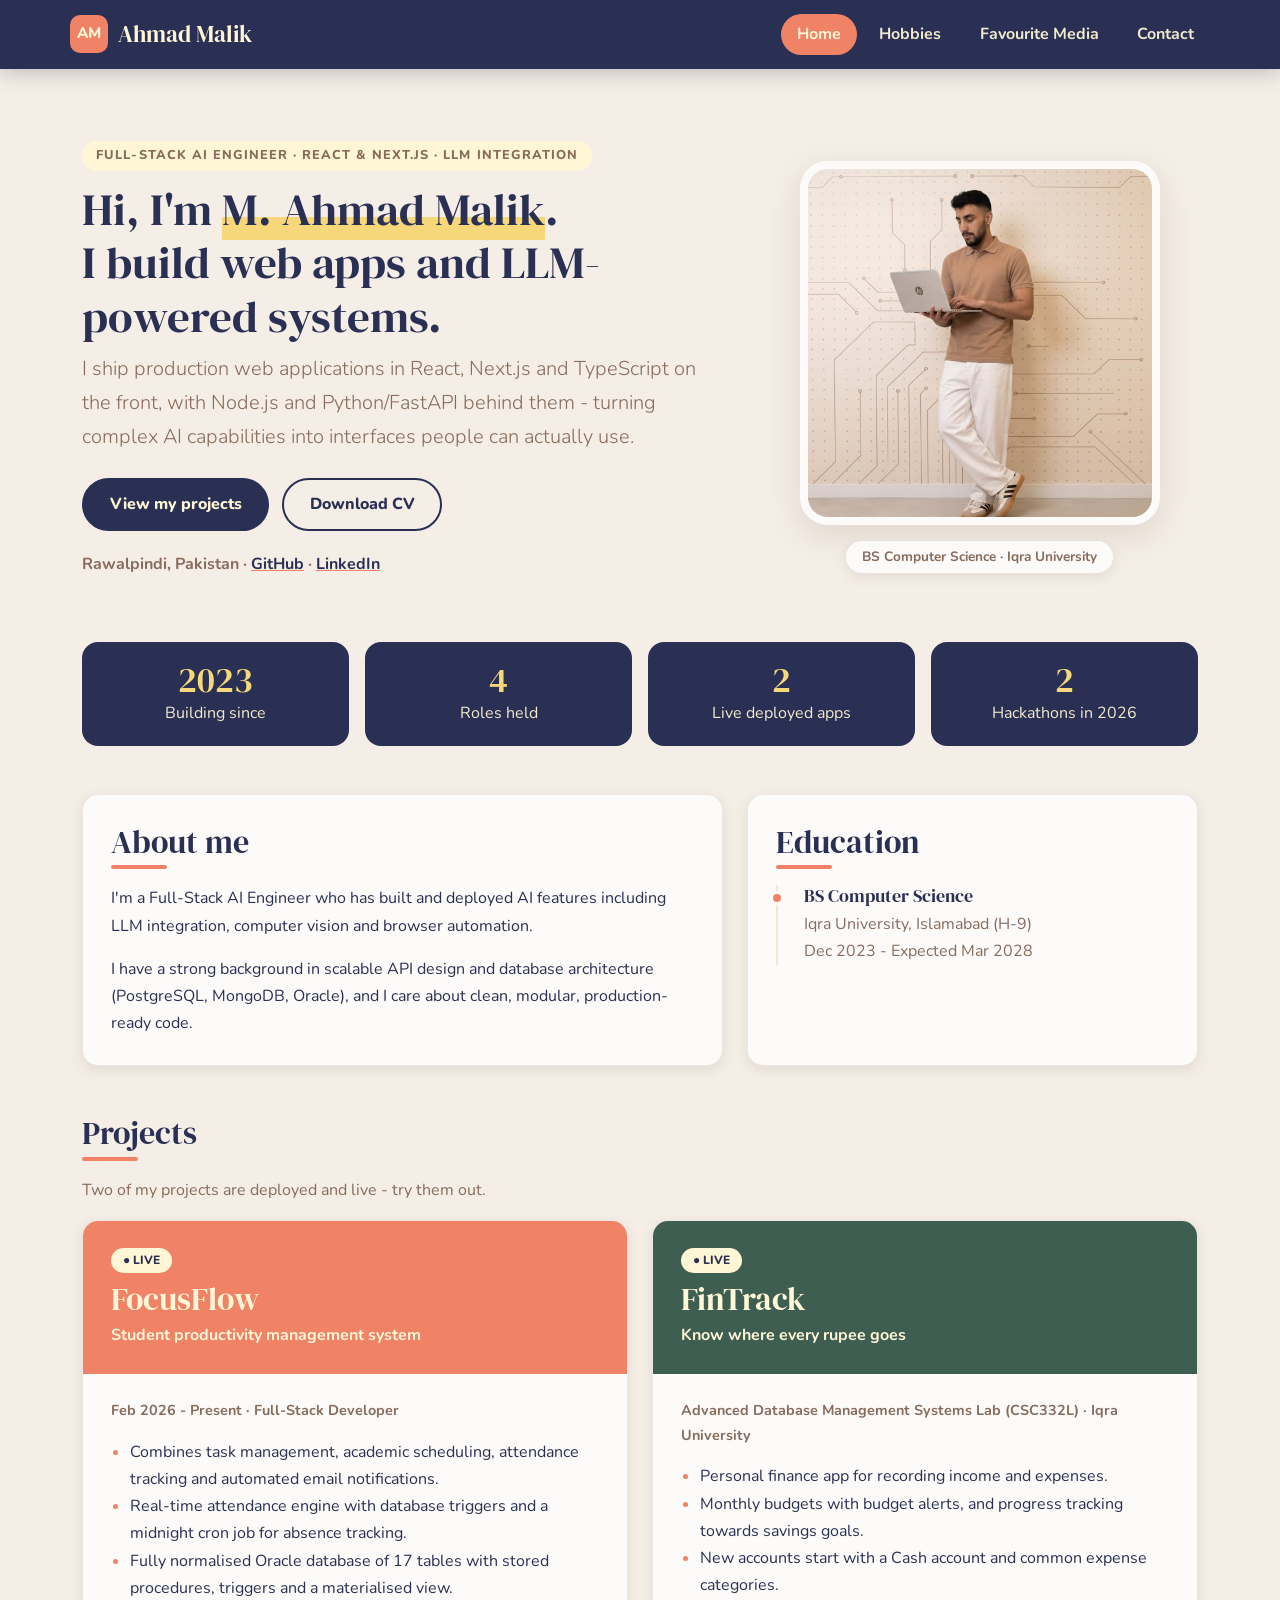
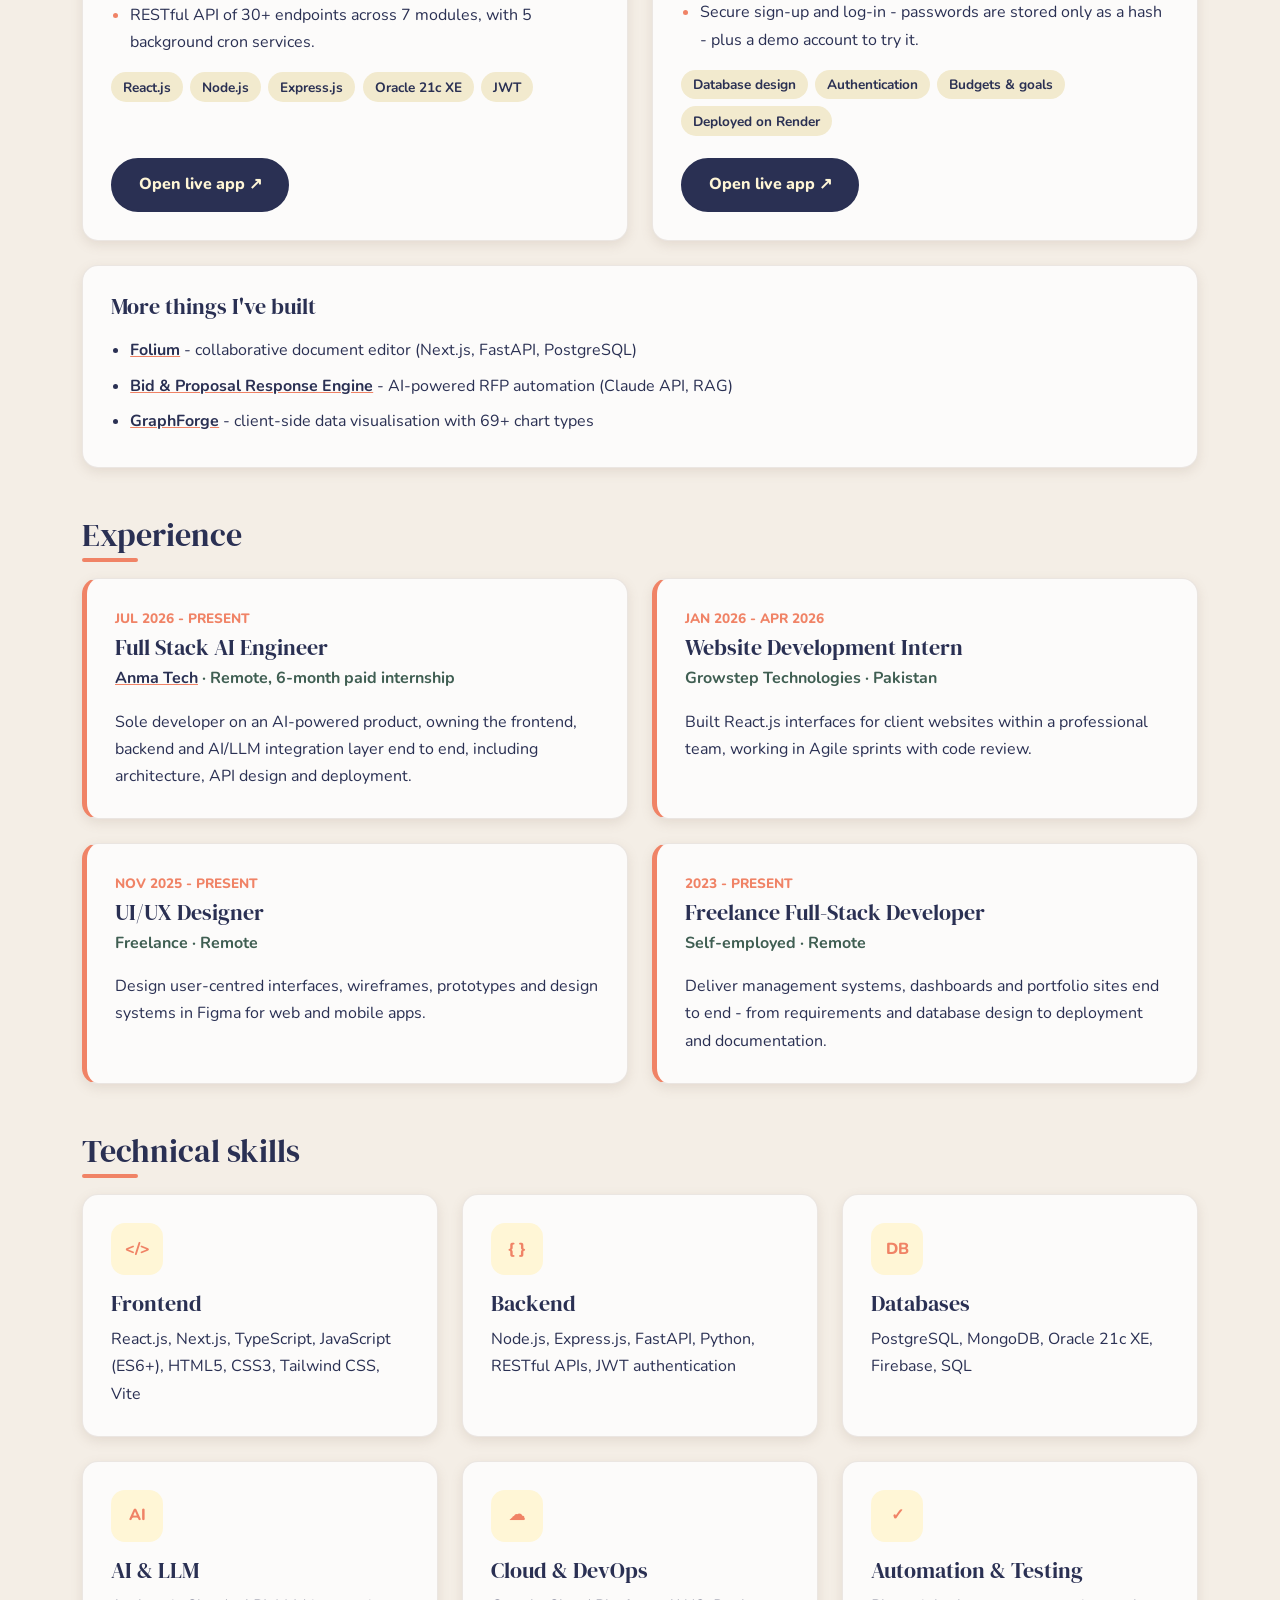
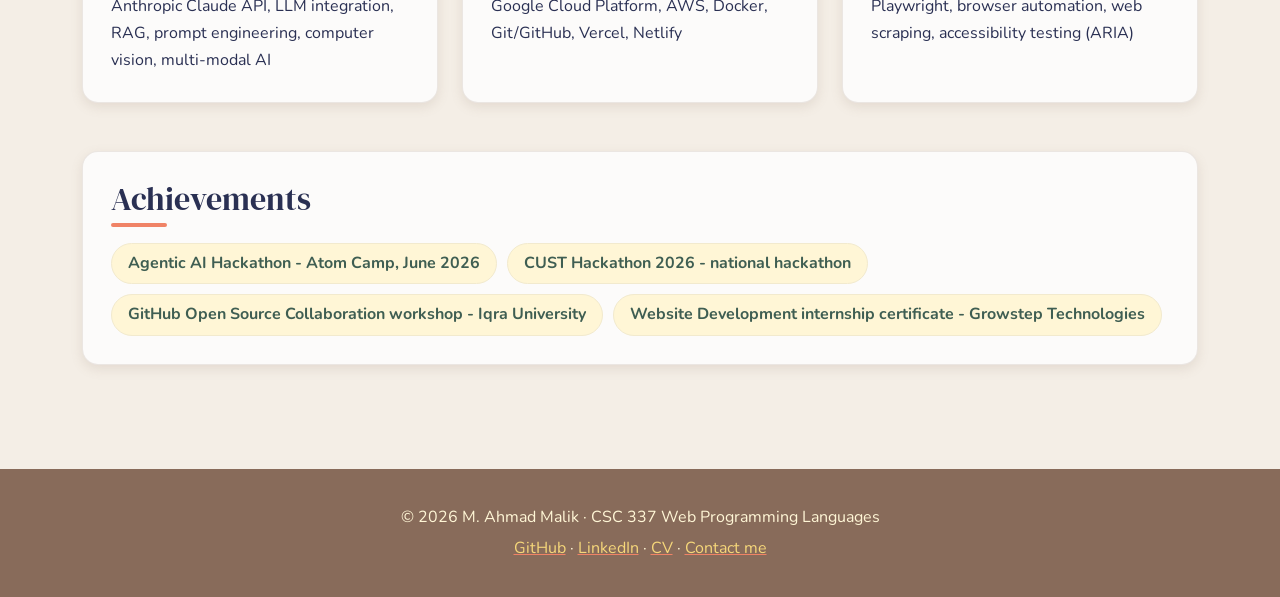
<file: index.html>
<!DOCTYPE html>
<html lang="en">
<head>
  <meta charset="UTF-8">
  <meta name="viewport" content="width=device-width, initial-scale=1">
  <meta name="description" content="Portfolio of M. Ahmad Malik, Full-Stack AI Engineer (React, Next.js, Node.js, FastAPI, LLM integration) and BS Computer Science student at Iqra University Islamabad.">
  <meta name="keywords" content="M. Ahmad Malik, Full-Stack AI Engineer, React, Next.js, Node.js, FastAPI, LLM, portfolio, Iqra University">
  <meta name="author" content="M. Ahmad Malik">
  <meta name="theme-color" content="#2A3053">
  <title>Home | M. Ahmad Malik - Full-Stack AI Engineer</title>
  <link rel="icon" href="images/favicon.svg" type="image/svg+xml">
  <link rel="alternate icon" href="images/favicon.png" type="image/png">
  <link rel="preconnect" href="https://fonts.googleapis.com">
  <link rel="preconnect" href="https://fonts.gstatic.com" crossorigin>
  <link href="https://fonts.googleapis.com/css2?family=DM+Serif+Display&amp;family=Nunito:wght@400;600;700;800&amp;display=swap" rel="stylesheet">
  <link rel="stylesheet" href="https://cdn.jsdelivr.net/npm/bootstrap@5.3.3/dist/css/bootstrap.min.css">
  <link rel="stylesheet" href="css/style.css">
</head>
<body>

  <header class="site-header">
    <div class="container header-inner">
      <a class="brand" href="index.html"><span class="brand-mark">AM</span> Ahmad Malik</a>
      <nav class="main-nav">
        <ul>
          <li><a class="active" href="index.html">Home</a></li>
          <li><a href="hobbies.html">Hobbies</a></li>
          <li><a href="media.html">Favourite Media</a></li>
          <li><a href="contact.html">Contact</a></li>
        </ul>
      </nav>
    </div>
  </header>

  <main>
    <section class="container hero">
      <div class="row align-items-center g-4 gx-lg-5">
        <div class="col-lg-7">
          <span class="eyebrow">Full-Stack AI Engineer · React &amp; Next.js · LLM Integration</span>
          <h1 id="hero-title">Hi, I'm <span class="highlight">M. Ahmad Malik</span>.<br>I build web apps and LLM-powered systems.</h1>
          <p class="lead text-brown">I ship production web applications in React, Next.js and TypeScript on the front, with
            Node.js and Python/FastAPI behind them - turning complex AI capabilities into interfaces people can actually use.</p>
          <div class="hero-actions">
            <a class="btn-navy" href="#projects">View my projects</a>
            <a class="btn-coral" href="files/m-ahmad-malik-resume.pdf" download>Download CV</a>
          </div>
          <p class="hero-meta">Rawalpindi, Pakistan ·
            <a href="https://github.com/AHMADMALIK1376">GitHub</a> ·
            <a href="https://www.linkedin.com/in/ahmadmalik1376/">LinkedIn</a></p>
        </div>
        <div class="col-lg-5 text-center">
          <figure class="hero-figure">
            <img src="images/ahmad-malik.jpg" alt="M. Ahmad Malik standing with a laptop in front of a circuit-pattern wall" width="589" height="595">
            <figcaption>BS Computer Science · Iqra University</figcaption>
          </figure>
        </div>
      </div>
    </section>

    <section class="container stats">
      <h2 id="facts-title" class="visually-hidden">Quick facts</h2>
      <div class="row g-3">
        <div class="col-6 col-md-3">
          <div class="stat"><strong>2023</strong><span>Building since</span></div>
        </div>
        <div class="col-6 col-md-3">
          <div class="stat"><strong>4</strong><span>Roles held</span></div>
        </div>
        <div class="col-6 col-md-3">
          <div class="stat"><strong>2</strong><span>Live deployed apps</span></div>
        </div>
        <div class="col-6 col-md-3">
          <div class="stat"><strong>2</strong><span>Hackathons in 2026</span></div>
        </div>
      </div>
    </section>

    <div class="container section-block">
      <div class="row g-4">
        <article class="col-lg-7">
          <div class="panel">
            <h2 id="about-title" class="section-title">About me</h2>
            <p>I'm a Full-Stack AI Engineer who has built and deployed AI features including LLM integration, computer vision
              and browser automation.</p>
            <p class="mb-0">I have a strong background in scalable API design and database architecture (PostgreSQL, MongoDB,
              Oracle), and I care about clean, modular, production-ready code.</p>
          </div>
        </article>
        <article class="col-lg-5">
          <div class="panel">
            <h2 class="section-title">Education</h2>
            <ul class="timeline">
              <li>
                <h3>BS Computer Science</h3>
                <p class="text-brown mb-0">Iqra University, Islamabad (H-9)<br>Dec 2023 - Expected Mar 2028</p>
              </li>
            </ul>
          </div>
        </article>
      </div>
    </div>

    <section id="projects" class="container section-block">
      <h2 id="projects-title" class="section-title">Projects</h2>
      <p class="text-brown">Two of my projects are deployed and live - try them out.</p>
      <div class="row g-4">
        <article class="col-lg-6">
          <div class="project-card">
            <div class="project-banner project-banner--coral">
              <span class="project-status">● Live</span>
              <h3>FocusFlow</h3>
              <p>Student productivity management system</p>
            </div>
            <div class="project-body">
              <p class="project-period">Feb 2026 - Present · Full-Stack Developer</p>
              <ul class="project-points">
                <li>Combines task management, academic scheduling, attendance tracking and automated email notifications.</li>
                <li>Real-time attendance engine with database triggers and a midnight cron job for absence tracking.</li>
                <li>Fully normalised Oracle database of 17 tables with stored procedures, triggers and a materialised view.</li>
                <li>RESTful API of 30+ endpoints across 7 modules, with 5 background cron services.</li>
              </ul>
              <ul class="stack-list">
                <li>React.js</li>
                <li>Node.js</li>
                <li>Express.js</li>
                <li>Oracle 21c XE</li>
                <li>JWT</li>
              </ul>
              <a class="btn-navy" href="https://focus-flow-two-pi.vercel.app/">Open live app ↗</a>
            </div>
          </div>
        </article>
        <article class="col-lg-6">
          <div class="project-card">
            <div class="project-banner project-banner--green">
              <span class="project-status">● Live</span>
              <h3>FinTrack</h3>
              <p>Know where every rupee goes</p>
            </div>
            <div class="project-body">
              <p class="project-period">Advanced Database Management Systems Lab (CSC332L) · Iqra University</p>
              <ul class="project-points">
                <li>Personal finance app for recording income and expenses.</li>
                <li>Monthly budgets with budget alerts, and progress tracking towards savings goals.</li>
                <li>New accounts start with a Cash account and common expense categories.</li>
                <li>Secure sign-up and log-in - passwords are stored only as a hash - plus a demo account to try it.</li>
              </ul>
              <ul class="stack-list">
                <li>Database design</li>
                <li>Authentication</li>
                <li>Budgets &amp; goals</li>
                <li>Deployed on Render</li>
              </ul>
              <a class="btn-navy" href="https://fintrack-y4wq.onrender.com/index.html">Open live app ↗</a>
            </div>
          </div>
        </article>
      </div>

      <div class="panel more-projects">
        <h3>More things I've built</h3>
        <ul class="mini-projects">
          <li><a href="https://github.com/AHMADMALIK1376/Folium"><strong>Folium</strong></a> - collaborative document editor (Next.js, FastAPI, PostgreSQL)</li>
          <li><a href="https://github.com/AHMADMALIK1376/bid-response-engine"><strong>Bid &amp; Proposal Response Engine</strong></a> - AI-powered RFP automation (Claude API, RAG)</li>
          <li><a href="https://github.com/AHMADMALIK1376/graphforge"><strong>GraphForge</strong></a> - client-side data visualisation with 69+ chart types</li>
        </ul>
      </div>
    </section>

    <section class="container section-block">
      <h2 id="experience-title" class="section-title">Experience</h2>
      <div class="row g-4">
        <article class="col-md-6">
          <div class="panel job-card">
            <p class="job-period">Jul 2026 - Present</p>
            <h3>Full Stack AI Engineer</h3>
            <p class="job-company"><a href="https://anmapk.com">Anma Tech</a> · Remote, 6-month paid internship</p>
            <p class="mb-0">Sole developer on an AI-powered product, owning the frontend, backend and AI/LLM integration layer
              end to end, including architecture, API design and deployment.</p>
          </div>
        </article>
        <article class="col-md-6">
          <div class="panel job-card">
            <p class="job-period">Jan 2026 - Apr 2026</p>
            <h3>Website Development Intern</h3>
            <p class="job-company">Growstep Technologies · Pakistan</p>
            <p class="mb-0">Built React.js interfaces for client websites within a professional team, working in Agile sprints
              with code review.</p>
          </div>
        </article>
        <article class="col-md-6">
          <div class="panel job-card">
            <p class="job-period">Nov 2025 - Present</p>
            <h3>UI/UX Designer</h3>
            <p class="job-company">Freelance · Remote</p>
            <p class="mb-0">Design user-centred interfaces, wireframes, prototypes and design systems in Figma for web and mobile
              apps.</p>
          </div>
        </article>
        <article class="col-md-6">
          <div class="panel job-card">
            <p class="job-period">2023 - Present</p>
            <h3>Freelance Full-Stack Developer</h3>
            <p class="job-company">Self-employed · Remote</p>
            <p class="mb-0">Deliver management systems, dashboards and portfolio sites end to end - from requirements and database
              design to deployment and documentation.</p>
          </div>
        </article>
      </div>
    </section>

    <section class="container section-block">
      <h2 id="skills-title" class="section-title">Technical skills</h2>
      <div class="row g-4">
        <article class="col-md-6 col-lg-4">
          <div class="panel skill-card">
            <span class="skill-icon">&lt;/&gt;</span>
            <h3>Frontend</h3>
            <p class="mb-0">React.js, Next.js, TypeScript, JavaScript (ES6+), HTML5, CSS3, Tailwind CSS, Vite</p>
          </div>
        </article>
        <article class="col-md-6 col-lg-4">
          <div class="panel skill-card">
            <span class="skill-icon">{ }</span>
            <h3>Backend</h3>
            <p class="mb-0">Node.js, Express.js, FastAPI, Python, RESTful APIs, JWT authentication</p>
          </div>
        </article>
        <article class="col-md-6 col-lg-4">
          <div class="panel skill-card">
            <span class="skill-icon">DB</span>
            <h3>Databases</h3>
            <p class="mb-0">PostgreSQL, MongoDB, Oracle 21c XE, Firebase, SQL</p>
          </div>
        </article>
        <article class="col-md-6 col-lg-4">
          <div class="panel skill-card">
            <span class="skill-icon">AI</span>
            <h3>AI &amp; LLM</h3>
            <p class="mb-0">Anthropic Claude API, LLM integration, RAG, prompt engineering, computer vision, multi-modal AI</p>
          </div>
        </article>
        <article class="col-md-6 col-lg-4">
          <div class="panel skill-card">
            <span class="skill-icon">☁</span>
            <h3>Cloud &amp; DevOps</h3>
            <p class="mb-0">Google Cloud Platform, AWS, Docker, Git/GitHub, Vercel, Netlify</p>
          </div>
        </article>
        <article class="col-md-6 col-lg-4">
          <div class="panel skill-card">
            <span class="skill-icon">✓</span>
            <h3>Automation &amp; Testing</h3>
            <p class="mb-0">Playwright, browser automation, web scraping, accessibility testing (ARIA)</p>
          </div>
        </article>
      </div>
    </section>

    <section class="container section-block">
      <div class="panel">
        <h2 id="achievements-title" class="section-title">Achievements</h2>
        <ul class="tag-list">
          <li>Agentic AI Hackathon - Atom Camp, June 2026</li>
          <li>CUST Hackathon 2026 - national hackathon</li>
          <li>GitHub Open Source Collaboration workshop - Iqra University</li>
          <li>Website Development internship certificate - Growstep Technologies</li>
        </ul>
      </div>
    </section>
  </main>

  <footer class="site-footer">
    <div class="container">
      <p>&copy; 2026 M. Ahmad Malik · CSC 337 Web Programming Languages</p>
      <p><a href="https://github.com/AHMADMALIK1376">GitHub</a> · <a href="https://www.linkedin.com/in/ahmadmalik1376/">LinkedIn</a> ·
        <a href="files/m-ahmad-malik-resume.pdf">CV</a> · <a href="contact.html">Contact me</a></p>
    </div>
  </footer>

</body>
</html>
</file>
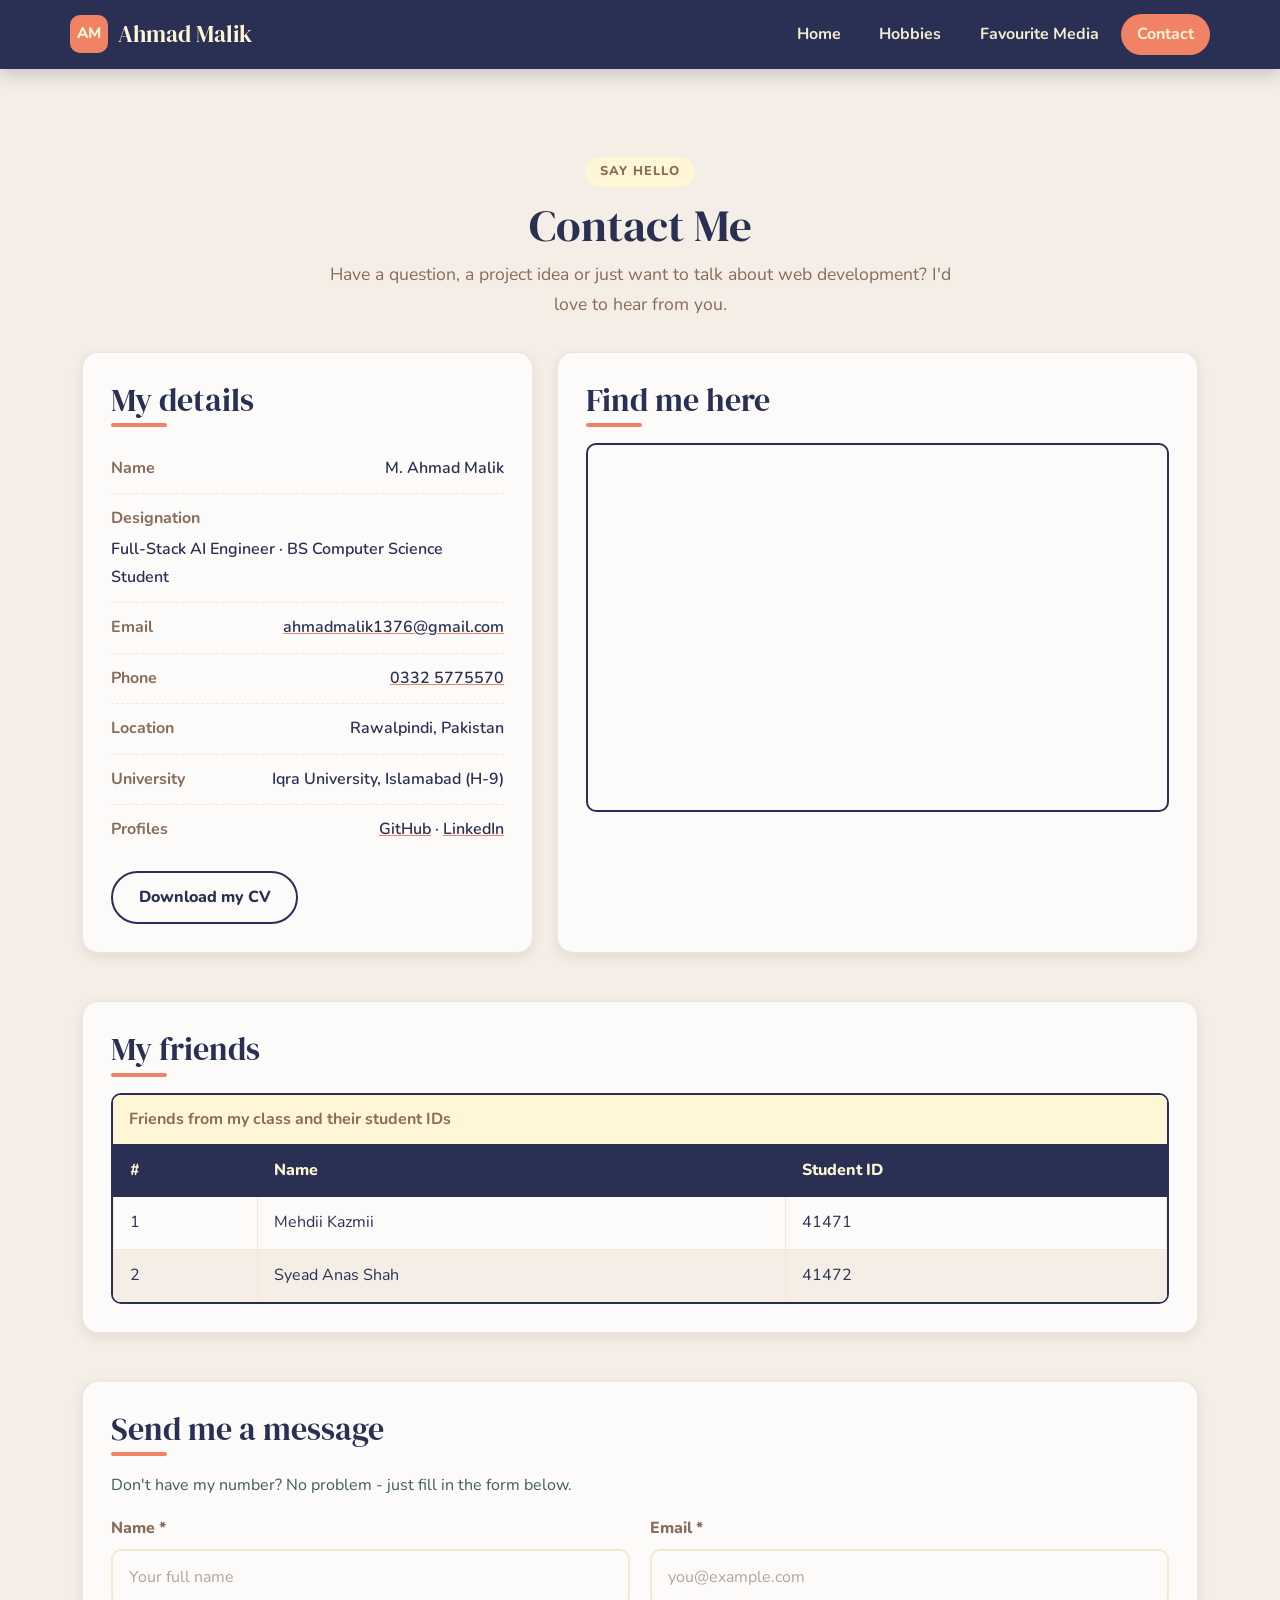
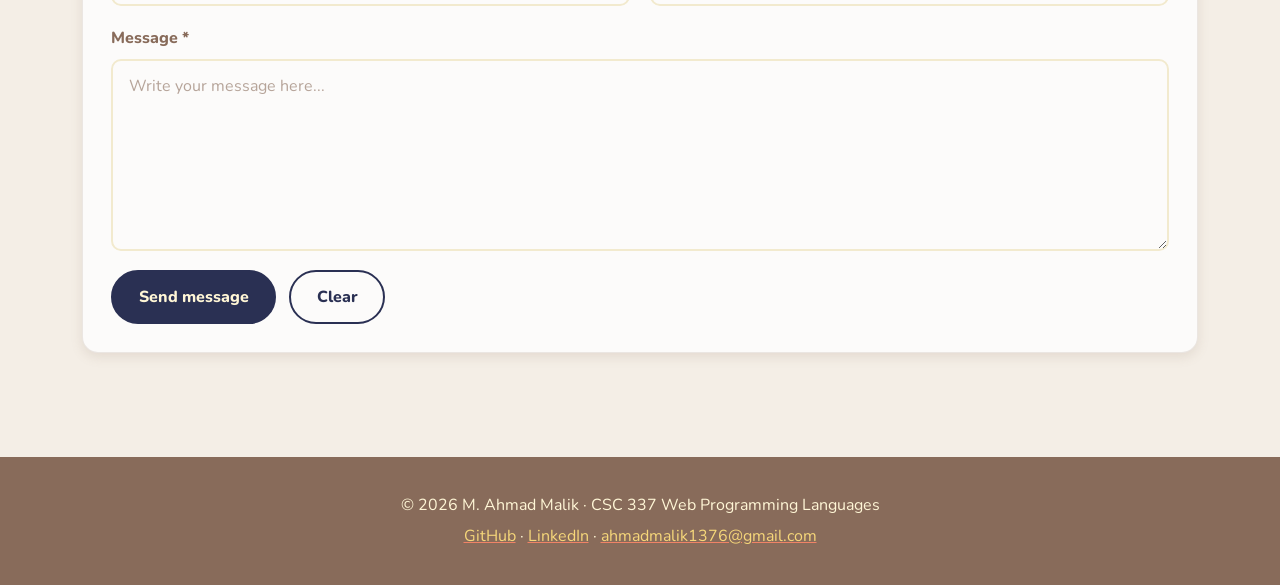
<file: contact.html>
<!DOCTYPE html>
<html lang="en">
<head>
  <meta charset="UTF-8">
  <meta name="viewport" content="width=device-width, initial-scale=1">
  <meta name="description" content="Contact M. Ahmad Malik, Full-Stack AI Engineer - email, phone, location map, friends and a contact form.">
  <meta name="keywords" content="contact, email, Iqra University, Islamabad, portfolio">
  <meta name="author" content="M. Ahmad Malik">
  <meta name="theme-color" content="#2A3053">
  <title>Contact | M. Ahmad Malik - Portfolio</title>
  <link rel="icon" href="images/favicon.svg" type="image/svg+xml">
  <link rel="alternate icon" href="images/favicon.png" type="image/png">
  <link rel="preconnect" href="https://fonts.googleapis.com">
  <link rel="preconnect" href="https://fonts.gstatic.com" crossorigin>
  <link href="https://fonts.googleapis.com/css2?family=DM+Serif+Display&amp;family=Nunito:wght@400;600;700;800&amp;display=swap" rel="stylesheet">
  <link rel="stylesheet" href="https://cdn.jsdelivr.net/npm/bootstrap@5.3.3/dist/css/bootstrap.min.css">
  <link rel="stylesheet" href="css/style.css">
</head>
<body>

  <header class="site-header">
    <div class="container header-inner">
      <a class="brand" href="index.html"><span class="brand-mark">AM</span> Ahmad Malik</a>
      <nav class="main-nav">
        <ul>
          <li><a href="index.html">Home</a></li>
          <li><a href="hobbies.html">Hobbies</a></li>
          <li><a href="media.html">Favourite Media</a></li>
          <li><a class="active" href="contact.html">Contact</a></li>
        </ul>
      </nav>
    </div>
  </header>

  <main>
    <section class="container page-banner">
      <span class="eyebrow">Say hello</span>
      <h1 id="page-title">Contact Me</h1>
      <p>Have a question, a project idea or just want to talk about web development? I'd love to hear from you.</p>
    </section>

    <div class="container section-block">
      <div class="row g-4">
        <article class="col-lg-5">
          <div class="panel contact-card">
            <h2 class="section-title">My details</h2>
            <dl class="contact-list">
              <div>
                <dt>Name</dt>
                <dd>M. Ahmad Malik</dd>
              </div>
              <div>
                <dt>Designation</dt>
                <dd>Full-Stack AI Engineer · BS Computer Science Student</dd>
              </div>
              <div>
                <dt>Email</dt>
                <dd><a href="mailto:ahmadmalik1376@gmail.com">ahmadmalik1376@gmail.com</a></dd>
              </div>
              <div>
                <dt>Phone</dt>
                <dd><a href="tel:+923325775570">0332 5775570</a></dd>
              </div>
              <div>
                <dt>Location</dt>
                <dd>Rawalpindi, Pakistan</dd>
              </div>
              <div>
                <dt>University</dt>
                <dd>Iqra University, Islamabad (H-9)</dd>
              </div>
              <div>
                <dt>Profiles</dt>
                <dd><a href="https://github.com/AHMADMALIK1376">GitHub</a> · <a href="https://www.linkedin.com/in/ahmadmalik1376/">LinkedIn</a></dd>
              </div>
            </dl>
            <a class="btn-coral mt-3" href="files/m-ahmad-malik-resume.pdf" download>Download my CV</a>
          </div>
        </article>
        <article class="col-lg-7">
          <div class="panel">
            <h2 class="section-title">Find me here</h2>
            <div class="map-frame">
              <iframe src="https://maps.google.com/maps?q=Iqra%20University%20H-9%20Islamabad&amp;z=15&amp;output=embed"
                title="Google Map showing Iqra University, H-9 Islamabad"
                referrerpolicy="no-referrer-when-downgrade" allowfullscreen></iframe>
            </div>
          </div>
        </article>
      </div>
    </div>

    <section class="container section-block">
      <div class="panel">
        <h2 id="friends-title" class="section-title">My friends</h2>
        <div class="table-wrap">
          <table class="styled-table">
            <caption>Friends from my class and their student IDs</caption>
            <thead>
              <tr>
                <th scope="col">#</th>
                <th scope="col">Name</th>
                <th scope="col">Student ID</th>
              </tr>
            </thead>
            <tbody>
              <tr>
                <td>1</td>
                <td>Mehdii Kazmii</td>
                <td>41471</td>
              </tr>
              <tr>
                <td>2</td>
                <td>Syead Anas Shah</td>
                <td>41472</td>
              </tr>
            </tbody>
          </table>
        </div>
      </div>
    </section>

    <section class="container section-block">
      <div class="panel form-panel">
        <h2 id="form-title" class="section-title">Send me a message</h2>
        <p class="text-green">Don't have my number? No problem - just fill in the form below.</p>
        <form class="contact-form" action="mailto:ahmadmalik1376@gmail.com" method="post" enctype="text/plain">
          <div class="form-row">
            <div class="field">
              <label for="name">Name <span class="req">*</span></label>
              <input type="text" id="name" name="name" placeholder="Your full name" autocomplete="name" required>
            </div>
            <div class="field">
              <label for="email">Email <span class="req">*</span></label>
              <input type="email" id="email" name="email" placeholder="you@example.com" autocomplete="email" required>
              <span class="field-error">Please enter a valid email address.</span>
            </div>
          </div>
          <div class="field">
            <label for="message">Message <span class="req">*</span></label>
            <textarea id="message" name="message" rows="6" placeholder="Write your message here..." required></textarea>
          </div>
          <div class="form-actions">
            <button type="submit" class="btn-navy">Send message</button>
            <button type="reset" class="btn-coral">Clear</button>
          </div>
        </form>
      </div>
    </section>
  </main>

  <footer class="site-footer">
    <div class="container">
      <p>&copy; 2026 M. Ahmad Malik · CSC 337 Web Programming Languages</p>
      <p><a href="https://github.com/AHMADMALIK1376">GitHub</a> · <a href="https://www.linkedin.com/in/ahmadmalik1376/">LinkedIn</a> ·
        <a href="mailto:ahmadmalik1376@gmail.com">ahmadmalik1376@gmail.com</a></p>
    </div>
  </footer>

</body>
</html>
</file>
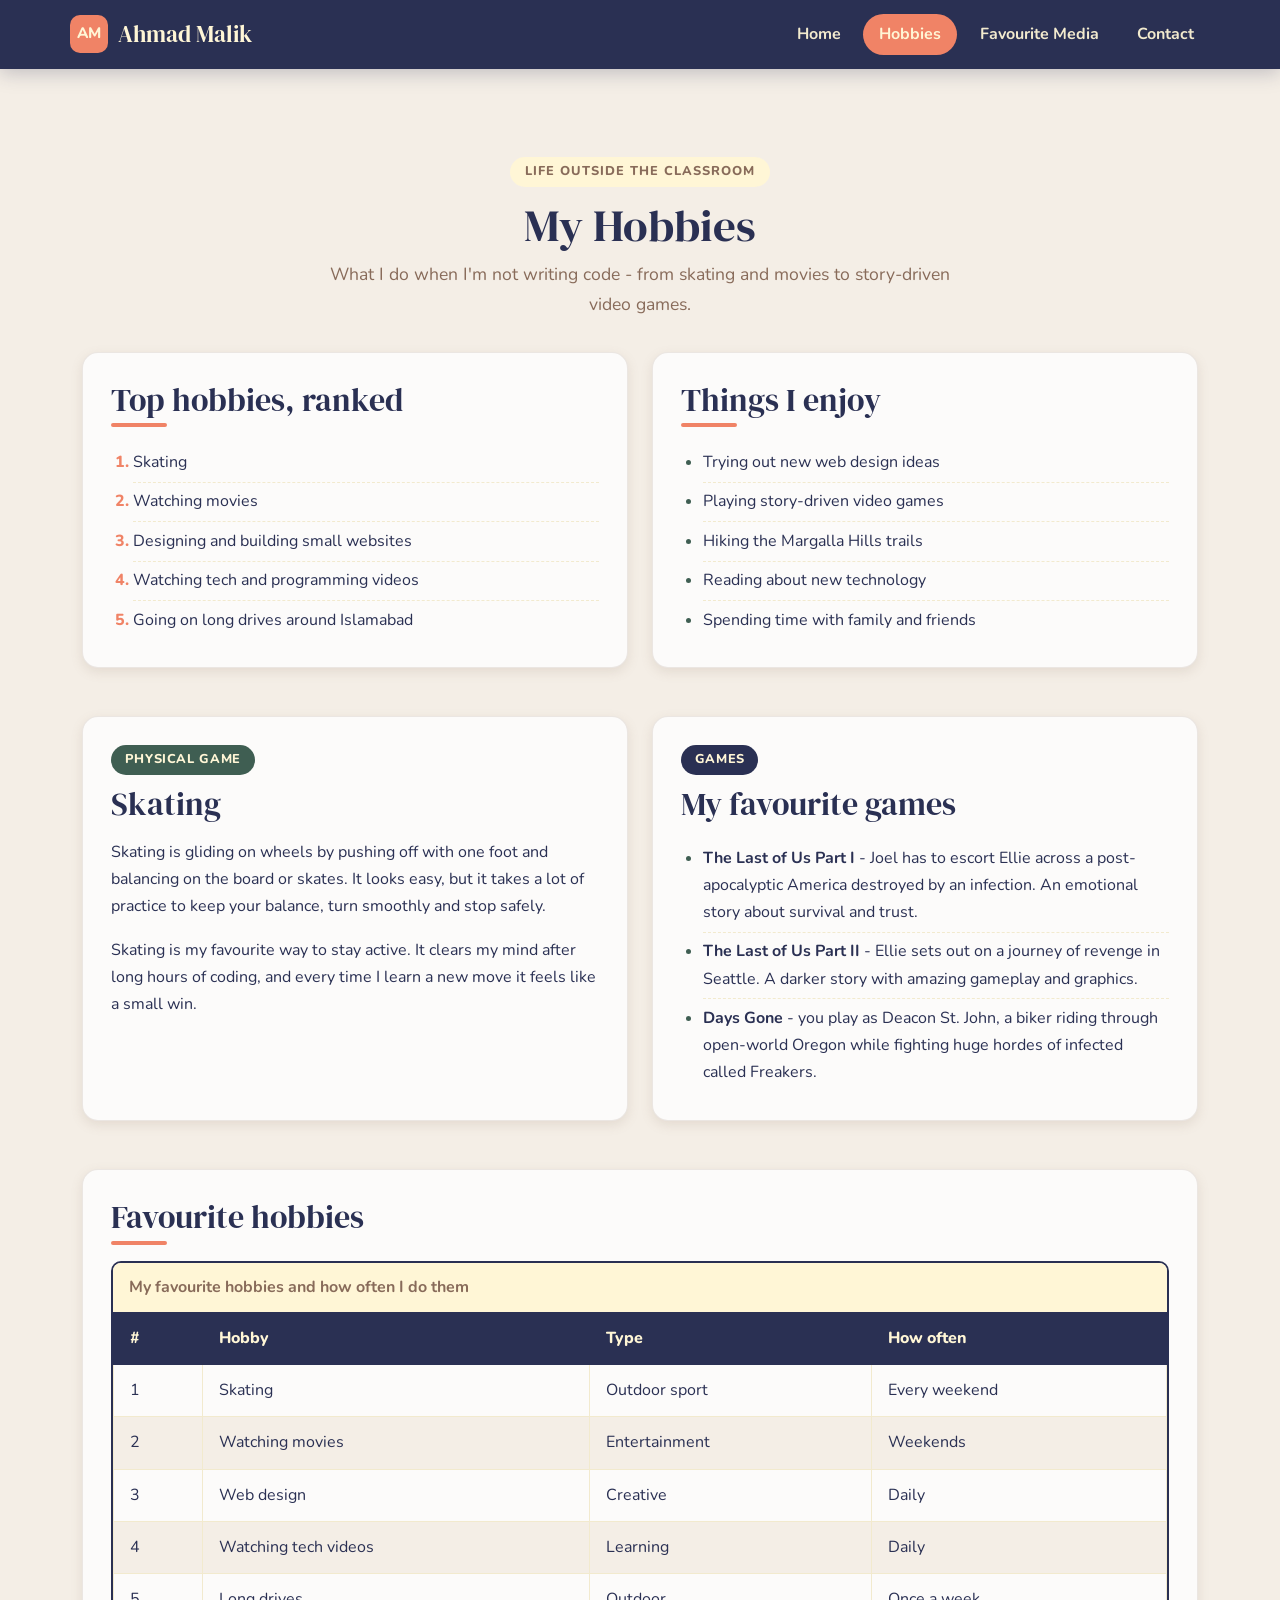
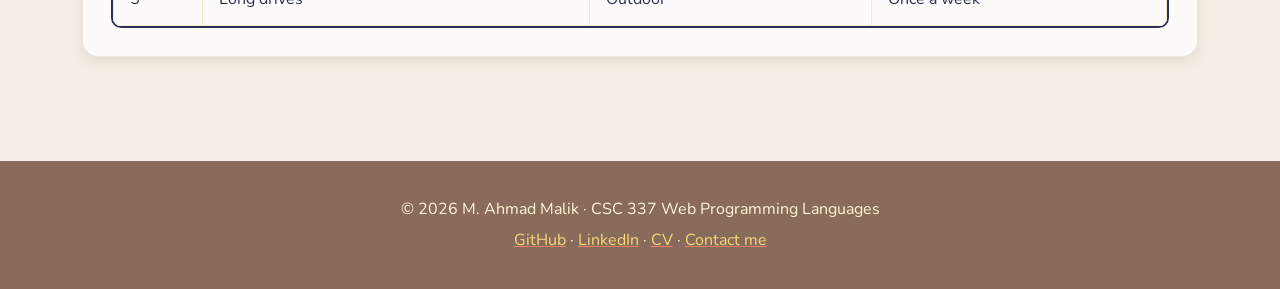
<file: hobbies.html>
<!DOCTYPE html>
<html lang="en">
<head>
  <meta charset="UTF-8">
  <meta name="viewport" content="width=device-width, initial-scale=1">
  <meta name="description" content="Hobbies of M. Ahmad Malik - skating, movies, web design and favourite video games.">
  <meta name="keywords" content="hobbies, skating, movies, The Last of Us, Days Gone, portfolio">
  <meta name="author" content="M. Ahmad Malik">
  <meta name="theme-color" content="#2A3053">
  <title>Hobbies | M. Ahmad Malik - Portfolio</title>
  <link rel="icon" href="images/favicon.svg" type="image/svg+xml">
  <link rel="alternate icon" href="images/favicon.png" type="image/png">
  <link rel="preconnect" href="https://fonts.googleapis.com">
  <link rel="preconnect" href="https://fonts.gstatic.com" crossorigin>
  <link href="https://fonts.googleapis.com/css2?family=DM+Serif+Display&amp;family=Nunito:wght@400;600;700;800&amp;display=swap" rel="stylesheet">
  <link rel="stylesheet" href="https://cdn.jsdelivr.net/npm/bootstrap@5.3.3/dist/css/bootstrap.min.css">
  <link rel="stylesheet" href="css/style.css">
</head>
<body>

  <header class="site-header">
    <div class="container header-inner">
      <a class="brand" href="index.html"><span class="brand-mark">AM</span> Ahmad Malik</a>
      <nav class="main-nav">
        <ul>
          <li><a href="index.html">Home</a></li>
          <li><a class="active" href="hobbies.html">Hobbies</a></li>
          <li><a href="media.html">Favourite Media</a></li>
          <li><a href="contact.html">Contact</a></li>
        </ul>
      </nav>
    </div>
  </header>

  <main>
    <section class="container page-banner">
      <span class="eyebrow">Life outside the classroom</span>
      <h1 id="page-title">My Hobbies</h1>
      <p>What I do when I'm not writing code - from skating and movies to story-driven video games.</p>
    </section>

    <div class="container section-block">
      <div class="row g-4">
        <article class="col-md-6">
          <div class="panel">
            <h2 class="section-title">Top hobbies, ranked</h2>
            <ol class="styled-list">
              <li>Skating</li>
              <li>Watching movies</li>
              <li>Designing and building small websites</li>
              <li>Watching tech and programming videos</li>
              <li>Going on long drives around Islamabad</li>
            </ol>
          </div>
        </article>
        <article class="col-md-6">
          <div class="panel">
            <h2 class="section-title">Things I enjoy</h2>
            <ul class="styled-list">
              <li>Trying out new web design ideas</li>
              <li>Playing story-driven video games</li>
              <li>Hiking the Margalla Hills trails</li>
              <li>Reading about new technology</li>
              <li>Spending time with family and friends</li>
            </ul>
          </div>
        </article>
      </div>
    </div>

    <div class="container section-block">
      <div class="row g-4">
        <article class="col-md-6">
          <div class="panel game-card">
            <span class="game-tag game-tag--physical">Physical game</span>
            <h2>Skating</h2>
            <p>Skating is gliding on wheels by pushing off with one foot and balancing on the board or skates. It looks easy,
              but it takes a lot of practice to keep your balance, turn smoothly and stop safely.</p>
            <p class="mb-0">Skating is my favourite way to stay active. It clears my mind after long hours of coding, and
              every time I learn a new move it feels like a small win.</p>
          </div>
        </article>
        <article class="col-md-6">
          <div class="panel game-card">
            <span class="game-tag game-tag--online">Games</span>
            <h2>My favourite games</h2>
            <ul class="styled-list">
              <li><strong>The Last of Us Part I</strong> - Joel has to escort Ellie across a post-apocalyptic America
                destroyed by an infection. An emotional story about survival and trust.</li>
              <li><strong>The Last of Us Part II</strong> - Ellie sets out on a journey of revenge in Seattle. A darker
                story with amazing gameplay and graphics.</li>
              <li><strong>Days Gone</strong> - you play as Deacon St. John, a biker riding through open-world Oregon while
                fighting huge hordes of infected called Freakers.</li>
            </ul>
          </div>
        </article>
      </div>
    </div>

    <section class="container section-block">
      <div class="panel">
        <h2 id="hobby-table-title" class="section-title">Favourite hobbies</h2>
        <div class="table-wrap">
          <table class="styled-table">
            <caption>My favourite hobbies and how often I do them</caption>
            <thead>
              <tr>
                <th scope="col">#</th>
                <th scope="col">Hobby</th>
                <th scope="col">Type</th>
                <th scope="col">How often</th>
              </tr>
            </thead>
            <tbody>
              <tr>
                <td>1</td>
                <td>Skating</td>
                <td>Outdoor sport</td>
                <td>Every weekend</td>
              </tr>
              <tr>
                <td>2</td>
                <td>Watching movies</td>
                <td>Entertainment</td>
                <td>Weekends</td>
              </tr>
              <tr>
                <td>3</td>
                <td>Web design</td>
                <td>Creative</td>
                <td>Daily</td>
              </tr>
              <tr>
                <td>4</td>
                <td>Watching tech videos</td>
                <td>Learning</td>
                <td>Daily</td>
              </tr>
              <tr>
                <td>5</td>
                <td>Long drives</td>
                <td>Outdoor</td>
                <td>Once a week</td>
              </tr>
            </tbody>
          </table>
        </div>
      </div>
    </section>

  </main>

  <footer class="site-footer">
    <div class="container">
      <p>&copy; 2026 M. Ahmad Malik · CSC 337 Web Programming Languages</p>
      <p><a href="https://github.com/AHMADMALIK1376">GitHub</a> · <a href="https://www.linkedin.com/in/ahmadmalik1376/">LinkedIn</a> ·
        <a href="files/m-ahmad-malik-resume.pdf">CV</a> · <a href="contact.html">Contact me</a></p>
    </div>
  </footer>

</body>
</html>
</file>
<file: css/style.css>
:root {
  --navy: #2A3053;
  --coral: #F08366;
  --cream: #F4EEE6;
  --off-white: #FCFBFA;
  --butter: #FFF6D6;
  --sand: #F2EACE;
  --brown: #886B5A;
  --gold: #F6D77A;
  --green: #3F5E52;
  --error: #D64545;

  --font-head: "DM Serif Display", Georgia, serif;
  --font-body: "Nunito", "Segoe UI", Arial, sans-serif;

  --radius: 16px;
  --radius-sm: 10px;
  --shadow: 0 10px 30px rgba(136, 107, 90, 0.18);
  --shadow-sm: 0 4px 12px rgba(136, 107, 90, 0.15);
  --space: 1.5rem;
}

*,
*::before,
*::after {
  box-sizing: border-box;
}

html {
  scroll-behavior: smooth;
}

body {
  margin: 0;
  background-color: var(--cream);
  color: var(--navy);
  font-family: var(--font-body);
  font-size: 1rem;
  line-height: 1.7;
  overflow-x: hidden;
}

h1,
h2,
h3,
h4 {
  font-family: var(--font-head);
  color: var(--navy);
  font-weight: 400;
  line-height: 1.2;
}

h1 {
  font-size: 2.8rem;
}

h2 {
  font-size: 2rem;
  margin-bottom: 1rem;
}

h3 {
  font-size: 1.4rem;
}

a {
  color: var(--navy);
  text-decoration-color: var(--coral);
}

a:hover {
  color: var(--coral);
}

img {
  max-width: 100%;
  height: auto;
}

main {
  padding: 2.5rem 0 3.5rem;
}

.site-header {
  position: sticky;
  top: 0;
  z-index: 100;
  background-color: var(--navy);
  box-shadow: 0 4px 18px rgba(42, 48, 83, 0.25);
}

.header-inner {
  display: flex;
  align-items: center;
  justify-content: space-between;
  gap: 1rem;
  padding: 0.85rem 0;
}

.brand {
  display: flex;
  align-items: center;
  gap: 0.6rem;
  color: var(--butter);
  font-family: var(--font-head);
  font-size: 1.45rem;
  text-decoration: none;
}

.brand:hover {
  color: var(--gold);
}

.brand-mark {
  display: flex;
  align-items: center;
  justify-content: center;
  width: 38px;
  height: 38px;
  border-radius: 10px;
  background-color: var(--coral);
  color: var(--butter);
  font-family: var(--font-body);
  font-size: 0.95rem;
  font-weight: 800;
}

.main-nav ul {
  display: flex;
  flex-wrap: wrap;
  gap: 0.4rem;
  margin: 0;
  padding: 0;
  list-style: none;
}

.main-nav a {
  display: block;
  padding: 0.45rem 1rem;
  border-radius: 999px;
  color: var(--sand);
  font-weight: 700;
  text-decoration: none;
  transition: background-color 0.2s ease, color 0.2s ease;
}

.main-nav a:hover {
  background-color: rgba(242, 234, 206, 0.12);
  color: var(--butter);
}

.main-nav a.active {
  background-color: var(--coral);
  color: var(--butter);
}

.page-banner {
  padding-top: 3rem;
  padding-bottom: 2rem;
  text-align: center;
}

.page-banner p {
  max-width: 640px;
  margin: 0 auto;
  color: var(--brown);
  font-size: 1.1rem;
}

.eyebrow {
  display: inline-block;
  margin-bottom: 0.75rem;
  padding: 0.25rem 0.9rem;
  border-radius: 999px;
  background-color: var(--butter);
  color: var(--brown);
  font-size: 0.8rem;
  font-weight: 800;
  letter-spacing: 0.08em;
  text-transform: uppercase;
}

.panel {
  height: 100%;
  padding: 1.75rem;
  border: 1px solid rgba(136, 107, 90, 0.15);
  border-radius: var(--radius);
  background-color: var(--off-white);
  box-shadow: var(--shadow-sm);
}

.panel h2,
.panel h3 {
  margin-top: 0;
}

.section-title {
  position: relative;
  padding-bottom: 0.5rem;
}

.section-title::after {
  content: "";
  position: absolute;
  left: 0;
  bottom: 0;
  width: 56px;
  height: 4px;
  border-radius: 4px;
  background-color: var(--coral);
}

.text-brown {
  color: var(--brown);
}

.text-green {
  color: var(--green);
}

.btn-navy,
.btn-coral {
  display: inline-block;
  padding: 0.7rem 1.6rem;
  border: 2px solid var(--navy);
  border-radius: 999px;
  font-weight: 800;
  text-decoration: none;
  cursor: pointer;
  transition: transform 0.2s ease, box-shadow 0.2s ease;
}

.btn-navy {
  background-color: var(--navy);
  color: var(--butter);
}

.btn-coral {
  background-color: transparent;
  color: var(--navy);
}

.btn-navy:hover,
.btn-coral:hover {
  transform: translateY(-2px);
  box-shadow: var(--shadow-sm);
}

.btn-navy:hover {
  color: var(--gold);
}

.btn-coral:hover {
  border-color: var(--coral);
  background-color: var(--coral);
  color: var(--butter);
}

.site-footer {
  padding: 2rem 0;
  background-color: var(--brown);
  color: var(--butter);
  text-align: center;
}

.site-footer p {
  margin: 0.2rem 0;
}

.site-footer a {
  color: var(--gold);
}

.site-footer a:hover {
  color: var(--butter);
}

.hero {
  padding-top: 2rem;
  padding-bottom: 3rem;
}

.highlight {
  background-image: linear-gradient(transparent 62%, var(--gold) 62%);
}

.hero-actions {
  display: flex;
  flex-wrap: wrap;
  gap: 0.8rem;
  margin-top: 1.5rem;
}

.hero-figure {
  position: relative;
  max-width: 360px;
  margin: 0 auto;
}

.hero-figure img {
  border: 8px solid var(--off-white);
  border-radius: 28px;
  box-shadow: var(--shadow);
}

.hero-meta {
  margin-top: 1.2rem;
  color: var(--brown);
  font-weight: 700;
}

.hero-figure figcaption {
  display: inline-block;
  margin-top: 1rem;
  padding: 0.3rem 1rem;
  border-radius: 999px;
  background-color: var(--off-white);
  color: var(--brown);
  font-size: 0.85rem;
  font-weight: 700;
  box-shadow: var(--shadow-sm);
}

.stats {
  margin-bottom: 3rem;
}

.stat {
  display: flex;
  flex-direction: column;
  align-items: center;
  padding: 1.2rem 0.5rem;
  border-radius: var(--radius);
  background-color: var(--navy);
  color: var(--sand);
  text-align: center;
}

.stat strong {
  color: var(--gold);
  font-family: var(--font-head);
  font-size: 2.2rem;
  font-weight: 400;
  line-height: 1.1;
}

.section-block {
  margin-bottom: 3rem;
}

.timeline {
  margin: 0;
  padding: 0;
  list-style: none;
}

.timeline li {
  position: relative;
  padding: 0 0 1.2rem 1.6rem;
  border-left: 2px solid var(--sand);
}

.timeline li:last-child {
  padding-bottom: 0;
}

.timeline li::before {
  content: "";
  position: absolute;
  left: -8px;
  top: 6px;
  width: 14px;
  height: 14px;
  border: 3px solid var(--off-white);
  border-radius: 50%;
  background-color: var(--coral);
}

.timeline h3 {
  margin: 0 0 0.2rem;
  font-size: 1.15rem;
}

.skill-card {
  transition: transform 0.2s ease, box-shadow 0.2s ease;
}

.skill-card:hover {
  transform: translateY(-4px);
  box-shadow: var(--shadow);
}

.skill-icon {
  display: inline-flex;
  align-items: center;
  justify-content: center;
  width: 52px;
  height: 52px;
  margin-bottom: 1rem;
  border-radius: 14px;
  background-color: var(--butter);
  color: var(--coral);
  font-weight: 800;
}

.tag-list {
  display: flex;
  flex-wrap: wrap;
  gap: 0.6rem;
  margin: 0;
  padding: 0;
  list-style: none;
}

.tag-list li {
  padding: 0.4rem 1rem;
  border: 1px solid var(--sand);
  border-radius: 999px;
  background-color: var(--butter);
  color: var(--green);
  font-weight: 700;
}

.project-card {
  display: flex;
  flex-direction: column;
  height: 100%;
  overflow: hidden;
  border: 1px solid rgba(136, 107, 90, 0.15);
  border-radius: var(--radius);
  background-color: var(--off-white);
  box-shadow: var(--shadow-sm);
  transition: transform 0.2s ease, box-shadow 0.2s ease;
}

.project-card:hover {
  transform: translateY(-4px);
  box-shadow: var(--shadow);
}

.project-banner {
  position: relative;
  padding: 1.6rem 1.75rem;
  color: var(--butter);
}

.project-banner--coral {
  background-color: var(--coral);
}

.project-banner--green {
  background-color: var(--green);
}

.project-banner h3 {
  margin: 0.4rem 0 0.2rem;
  color: var(--butter);
  font-size: 2rem;
}

.project-banner p {
  margin: 0;
  font-weight: 700;
}

.project-status {
  display: inline-block;
  padding: 0.15rem 0.75rem;
  border-radius: 999px;
  background-color: var(--butter);
  color: var(--navy);
  font-size: 0.75rem;
  font-weight: 800;
  text-transform: uppercase;
}

.project-body {
  display: flex;
  flex: 1;
  flex-direction: column;
  align-items: flex-start;
  padding: 1.5rem 1.75rem 1.75rem;
}

.project-period {
  color: var(--brown);
  font-size: 0.9rem;
  font-weight: 700;
}

.project-points {
  padding-left: 1.2rem;
}

.project-points li::marker {
  color: var(--coral);
}

.stack-list {
  display: flex;
  flex-wrap: wrap;
  gap: 0.45rem;
  margin: 0 0 1.4rem;
  padding: 0;
  list-style: none;
}

.stack-list li {
  padding: 0.2rem 0.75rem;
  border-radius: 999px;
  background-color: var(--sand);
  color: var(--navy);
  font-size: 0.85rem;
  font-weight: 700;
}

.project-body .btn-navy {
  margin-top: auto;
}

.more-projects {
  margin-top: 1.5rem;
}

.more-projects h3 {
  margin-bottom: 0.8rem;
}

.mini-projects {
  margin: 0;
  padding-left: 1.2rem;
}

.mini-projects li {
  padding: 0.25rem 0;
}

.job-card {
  border-left: 5px solid var(--coral);
}

.job-card h3 {
  margin: 0 0 0.2rem;
}

.job-period {
  margin-bottom: 0.3rem;
  color: var(--coral);
  font-size: 0.85rem;
  font-weight: 800;
  text-transform: uppercase;
}

.job-company {
  color: var(--green);
  font-weight: 700;
}

.styled-list {
  margin: 0;
  padding-left: 1.4rem;
}

.styled-list li {
  padding: 0.35rem 0;
  border-bottom: 1px dashed var(--sand);
}

.styled-list li:last-child {
  border-bottom: none;
}

ol.styled-list li::marker {
  color: var(--coral);
  font-weight: 800;
}

ul.styled-list li::marker {
  color: var(--green);
}

.game-card h2 {
  margin-top: 0.6rem;
}

.game-tag {
  display: inline-block;
  padding: 0.25rem 0.85rem;
  border-radius: 999px;
  font-size: 0.8rem;
  font-weight: 800;
  letter-spacing: 0.05em;
  text-transform: uppercase;
}

.game-tag--online {
  background-color: var(--navy);
  color: var(--butter);
}

.game-tag--physical {
  background-color: var(--green);
  color: var(--butter);
}

.table-wrap {
  border: 2px solid var(--navy);
  border-radius: var(--radius-sm);
  overflow: hidden;
}

.styled-table {
  width: 100%;
  border-collapse: collapse;
  background-color: var(--off-white);
}

.styled-table caption {
  caption-side: top;
  padding: 0.7rem 1rem;
  background-color: var(--butter);
  color: var(--brown);
  font-weight: 700;
  text-align: left;
}

.styled-table th,
.styled-table td {
  padding: 0.75rem 1rem;
  border: 1px solid var(--sand);
  text-align: left;
}

.styled-table thead th {
  border-color: var(--navy);
  background-color: var(--navy);
  color: var(--butter);
  font-weight: 800;
}

.styled-table tbody th {
  background-color: var(--butter);
  color: var(--green);
}

.styled-table tbody tr:nth-child(even) td {
  background-color: var(--cream);
}

.styled-table tbody tr {
  transition: background-color 0.2s ease;
}

.styled-table tbody tr:hover td,
.styled-table tbody tr:hover th {
  background-color: var(--gold);
  color: var(--navy);
}

.media-grid {
  display: grid;
  grid-template-columns: 1fr 1.25fr;
  gap: 2rem;
  align-items: start;
  margin-bottom: 3rem;
}

.media-col {
  display: grid;
  gap: 1.5rem;
  min-width: 0;
}

.media-col h2 {
  margin: 0;
}

.post {
  padding: 1.2rem;
  border: 1px solid rgba(136, 107, 90, 0.15);
  border-radius: var(--radius);
  background-color: var(--off-white);
  box-shadow: var(--shadow-sm);
}

.post-head {
  display: flex;
  align-items: center;
  gap: 0.75rem;
  margin-bottom: 0.75rem;
}

.post-name {
  margin: 0;
  font-family: var(--font-body);
  font-size: 1rem;
  font-weight: 800;
  line-height: 1.2;
}

.post-meta {
  color: var(--brown);
  font-size: 0.85rem;
}

.post-avatar {
  display: flex;
  flex-shrink: 0;
  align-items: center;
  justify-content: center;
  width: 44px;
  height: 44px;
  border-radius: 50%;
  background-color: var(--navy);
  color: var(--butter);
  font-size: 0.85rem;
  font-weight: 800;
}

.post-avatar--coral {
  background-color: var(--coral);
}

.post-avatar--green {
  background-color: var(--green);
}

.post img {
  display: block;
  width: 100%;
  border-radius: var(--radius-sm);
}

.post code {
  padding: 0.1rem 0.4rem;
  border-radius: 6px;
  background-color: var(--butter);
  color: var(--coral);
}

.post-foot {
  margin-top: 0.75rem;
  padding-top: 0.6rem;
  border-top: 1px solid var(--sand);
  color: var(--brown);
  font-size: 0.9rem;
}

.video-card {
  padding: 1rem;
  border-radius: var(--radius);
  background-color: var(--off-white);
  box-shadow: var(--shadow-sm);
}

.video-frame {
  position: relative;
  height: 0;
  padding-bottom: 56.25%;
  overflow: hidden;
  border-radius: var(--radius-sm);
  background-color: var(--navy);
}

.video-frame iframe {
  position: absolute;
  top: 0;
  left: 0;
  width: 100%;
  height: 100%;
  border: 0;
}

.video-card h3 {
  margin: 0.9rem 0 0.3rem;
  font-size: 1.2rem;
}

.video-card p {
  margin: 0;
  color: var(--brown);
}

.photo-card {
  height: 100%;
  margin: 0;
  overflow: hidden;
  border-radius: var(--radius);
  background-color: var(--off-white);
  box-shadow: var(--shadow-sm);
}

.photo-card img {
  display: block;
  width: 100%;
  height: auto;
  object-fit: cover;
}

.photo-card figcaption {
  padding: 1rem 1.2rem;
  color: var(--brown);
}

.badge-local,
.badge-online {
  display: inline-block;
  margin-right: 0.4rem;
  padding: 0.15rem 0.7rem;
  border-radius: 999px;
  color: var(--butter);
  font-size: 0.75rem;
  font-weight: 800;
  text-transform: uppercase;
}

.badge-local {
  background-color: var(--green);
}

.badge-online {
  background-color: var(--coral);
}

.contact-list {
  margin: 0;
}

.contact-list div {
  display: flex;
  flex-wrap: wrap;
  justify-content: space-between;
  gap: 0.25rem 1rem;
  padding: 0.7rem 0;
  border-bottom: 1px dashed var(--sand);
}

.contact-list div:last-child {
  border-bottom: none;
}

.contact-list dt {
  color: var(--brown);
  font-weight: 700;
}

.contact-list dd {
  margin: 0;
  font-weight: 600;
  overflow-wrap: anywhere;
}

.map-frame {
  position: relative;
  height: 0;
  padding-bottom: 62.5%;
  overflow: hidden;
  border: 2px solid var(--navy);
  border-radius: var(--radius-sm);
}

.map-frame iframe {
  position: absolute;
  top: 0;
  left: 0;
  width: 100%;
  height: 100%;
  border: 0;
}

.contact-form {
  display: grid;
  gap: 1.2rem;
}

.form-row {
  display: grid;
  grid-template-columns: 1fr 1fr;
  gap: 1.2rem;
}

.field {
  display: flex;
  flex-direction: column;
  gap: 0.4rem;
}

.field label {
  color: var(--brown);
  font-weight: 800;
}

.req {
  color: var(--brown);
}

.field input,
.field textarea {
  width: 100%;
  padding: 0.8rem 1rem;
  border: 2px solid var(--sand);
  border-radius: var(--radius-sm);
  background-color: var(--off-white);
  color: var(--navy);
  font-family: var(--font-body);
  font-size: 1rem;
  transition: border-color 0.2s ease, box-shadow 0.2s ease;
}

.field textarea {
  resize: vertical;
}

.field input::placeholder,
.field textarea::placeholder {
  color: var(--brown);
  opacity: 0.6;
}

.field input:focus,
.field textarea:focus {
  border-color: var(--coral);
  outline: none;
  box-shadow: 0 0 0 4px var(--gold);
}

.field input:not(:placeholder-shown):invalid {
  border-color: var(--error);
}

.field-error {
  display: none;
  color: var(--error);
  font-size: 0.85rem;
  font-weight: 700;
}

.field input:not(:placeholder-shown):invalid + .field-error {
  display: block;
}

.form-actions {
  display: flex;
  flex-wrap: wrap;
  gap: 0.8rem;
}

@media (max-width: 991px) {
  .media-grid {
    grid-template-columns: 1fr;
  }
}

@media (max-width: 768px) {
  .header-inner {
    flex-direction: column;
    gap: 0.6rem;
  }

  .main-nav ul {
    justify-content: center;
  }

  h1 {
    font-size: 2.2rem;
  }

  .form-row {
    grid-template-columns: 1fr;
  }
}

@media (max-width: 480px) {
  body {
    font-size: 0.95rem;
  }

  h1 {
    font-size: 1.85rem;
  }

  h2 {
    font-size: 1.55rem;
  }

  main {
    padding-top: 1.5rem;
  }

  .main-nav a {
    padding: 0.35rem 0.7rem;
    font-size: 0.85rem;
  }

  .page-banner {
    padding-top: 1.5rem;
    padding-bottom: 1rem;
  }

  .panel {
    padding: 1.2rem;
  }

  .stat strong {
    font-size: 1.7rem;
  }

  .styled-table {
    font-size: 0.8rem;
  }

  .styled-table th,
  .styled-table td {
    padding: 0.5rem 0.45rem;
  }

  .styled-table caption {
    padding: 0.5rem 0.6rem;
  }

  .hero-actions a {
    flex: 1 1 100%;
    text-align: center;
  }
}
</file>
